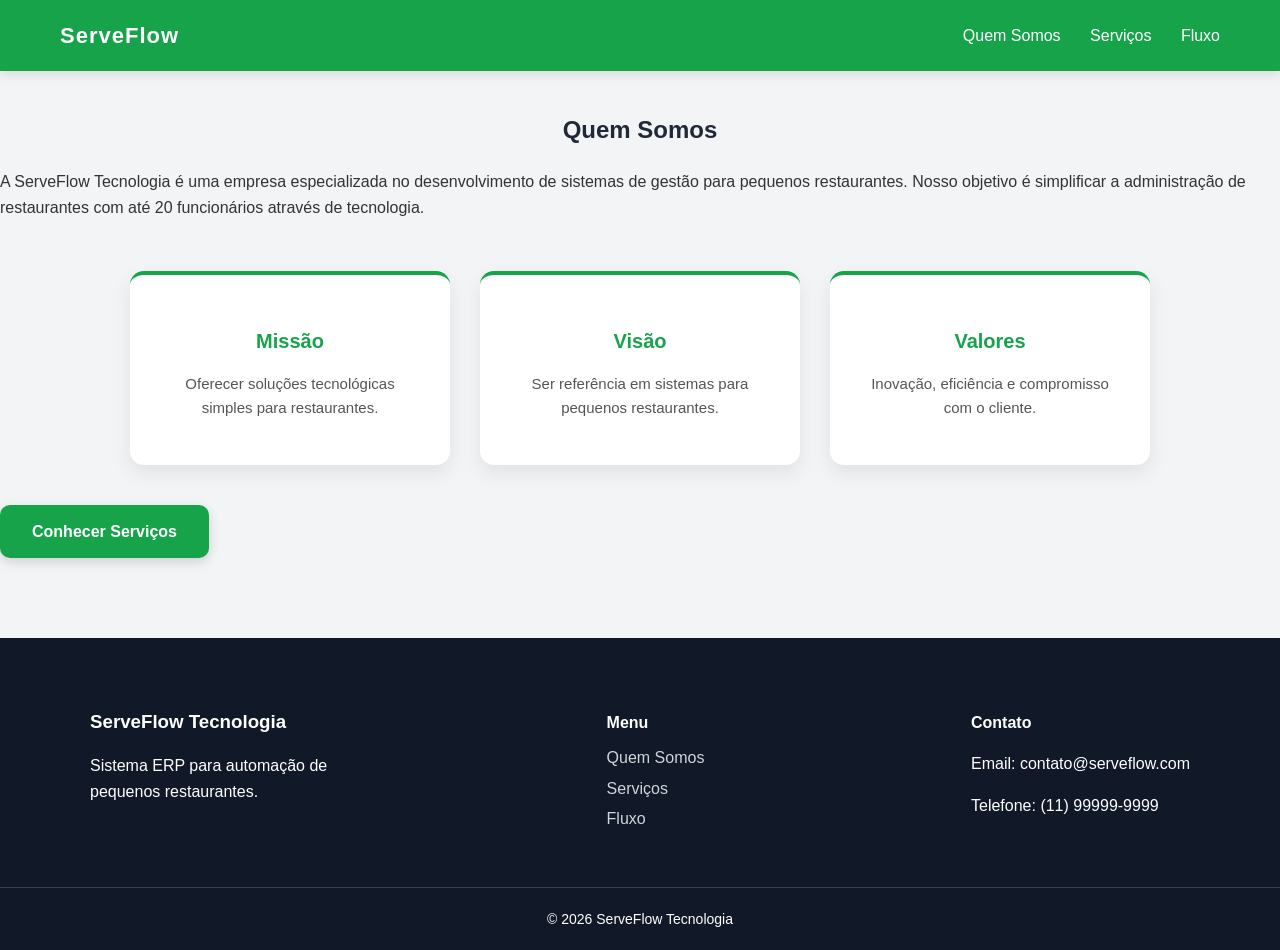
<file: index.html>
<!DOCTYPE html>
<html lang="pt-br">
<head>
<meta charset="UTF-8">
<title>ServeFlow Tecnologia</title>
<link rel="stylesheet" href="style.css">
</head>

<body>

<header class="header">

<div class="logo">
ServeFlow
</div>

<nav class="menu">

<a href="index.html">Quem Somos</a>
<a href="servicos.html">Serviços</a>
<a href="fluxo.html">Fluxo</a>


</nav>

</header>

<section class="hero">

<h2>Quem Somos</h2>

<p>
A ServeFlow Tecnologia é uma empresa especializada no desenvolvimento
de sistemas de gestão para pequenos restaurantes.

Nosso objetivo é simplificar a administração de restaurantes
com até 20 funcionários através de tecnologia.
</p>

<div class="cards">

<div class="card">
<h3>Missão</h3>
<p>Oferecer soluções tecnológicas simples para restaurantes.</p>
</div>

<div class="card">
<h3>Visão</h3>
<p>Ser referência em sistemas para pequenos restaurantes.</p>
</div>

<div class="card">
<h3>Valores</h3>
<p>Inovação, eficiência e compromisso com o cliente.</p>
</div>

</div>

<a class="botao" href="servicos.html">Conhecer Serviços</a>

</section>
<footer class="footer">

<div class="footer-container">

<div class="footer-col">

<h3>ServeFlow Tecnologia</h3>

<p>
Sistema ERP para automação de pequenos restaurantes.
</p>

</div>


<div class="footer-col">

<h4>Menu</h4>

<a href="index.html">Quem Somos</a>
<a href="servicos.html">Serviços</a>
<a href="fluxo.html">Fluxo</a>

</div>


<div class="footer-col">

<h4>Contato</h4>

<p>Email: contato@serveflow.com</p>
<p>Telefone: (11) 99999-9999</p>

</div>

</div>

<div class="footer-bottom">
© 2026 ServeFlow Tecnologia
</div>

</footer>

</body>
</html>
</file>
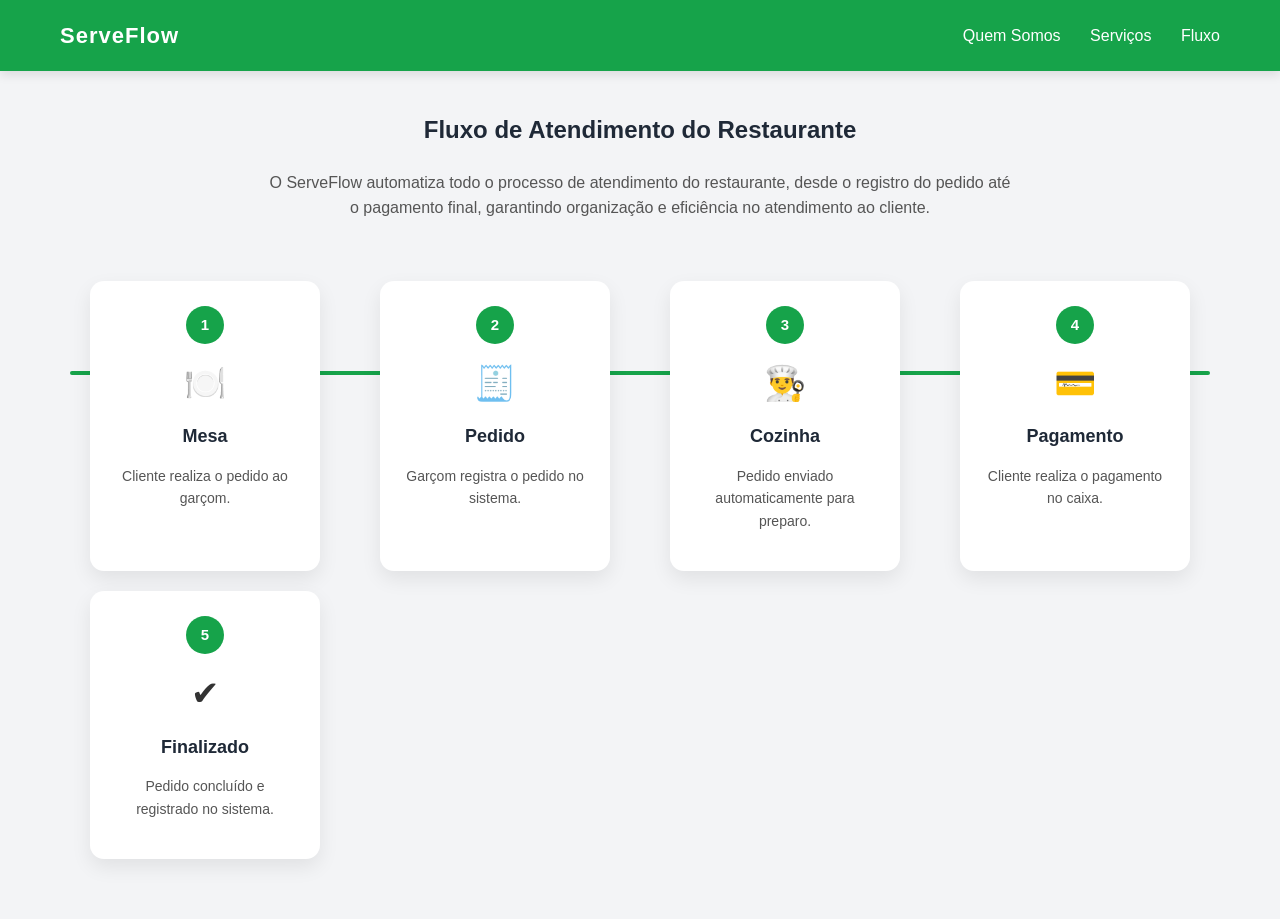
<file: fluxo.html>
<!DOCTYPE html>
<html lang="pt-br">
<head>
<meta charset="UTF-8">
<title>Fluxo de Pedidos</title>
<link rel="stylesheet" href="style.css">
</head>

<body>

<header class="header">

<div class="logo">
ServeFlow
</div>

<nav class="menu">

<a href="index.html">Quem Somos</a>
<a href="servicos.html">Serviços</a>
<a href="fluxo.html">Fluxo</a>


</nav>

</header>


<section class="hero">

<h2>Fluxo de Atendimento do Restaurante</h2>

<p class="descricao">
O ServeFlow automatiza todo o processo de atendimento do restaurante,
desde o registro do pedido até o pagamento final, garantindo organização
e eficiência no atendimento ao cliente.
</p>


<div class="fluxo-container">

<div class="linha"></div>

<div class="fluxo">

<div class="etapa">
<div class="numero">1</div>
<div class="icone">🍽️</div>
<h4>Mesa</h4>
<p>Cliente realiza o pedido ao garçom.</p>
</div>

<div class="etapa">
<div class="numero">2</div>
<div class="icone">🧾</div>
<h4>Pedido</h4>
<p>Garçom registra o pedido no sistema.</p>
</div>

<div class="etapa">
<div class="numero">3</div>
<div class="icone">👨‍🍳</div>
<h4>Cozinha</h4>
<p>Pedido enviado automaticamente para preparo.</p>
</div>

<div class="etapa">
<div class="numero">4</div>
<div class="icone">💳</div>
<h4>Pagamento</h4>
<p>Cliente realiza o pagamento no caixa.</p>
</div>

<div class="etapa">
<div class="numero">5</div>
<div class="icone">✔</div>
<h4>Finalizado</h4>
<p>Pedido concluído e registrado no sistema.</p>
</div>

</div>

</div>

</section>

</body>
</html>
</file>
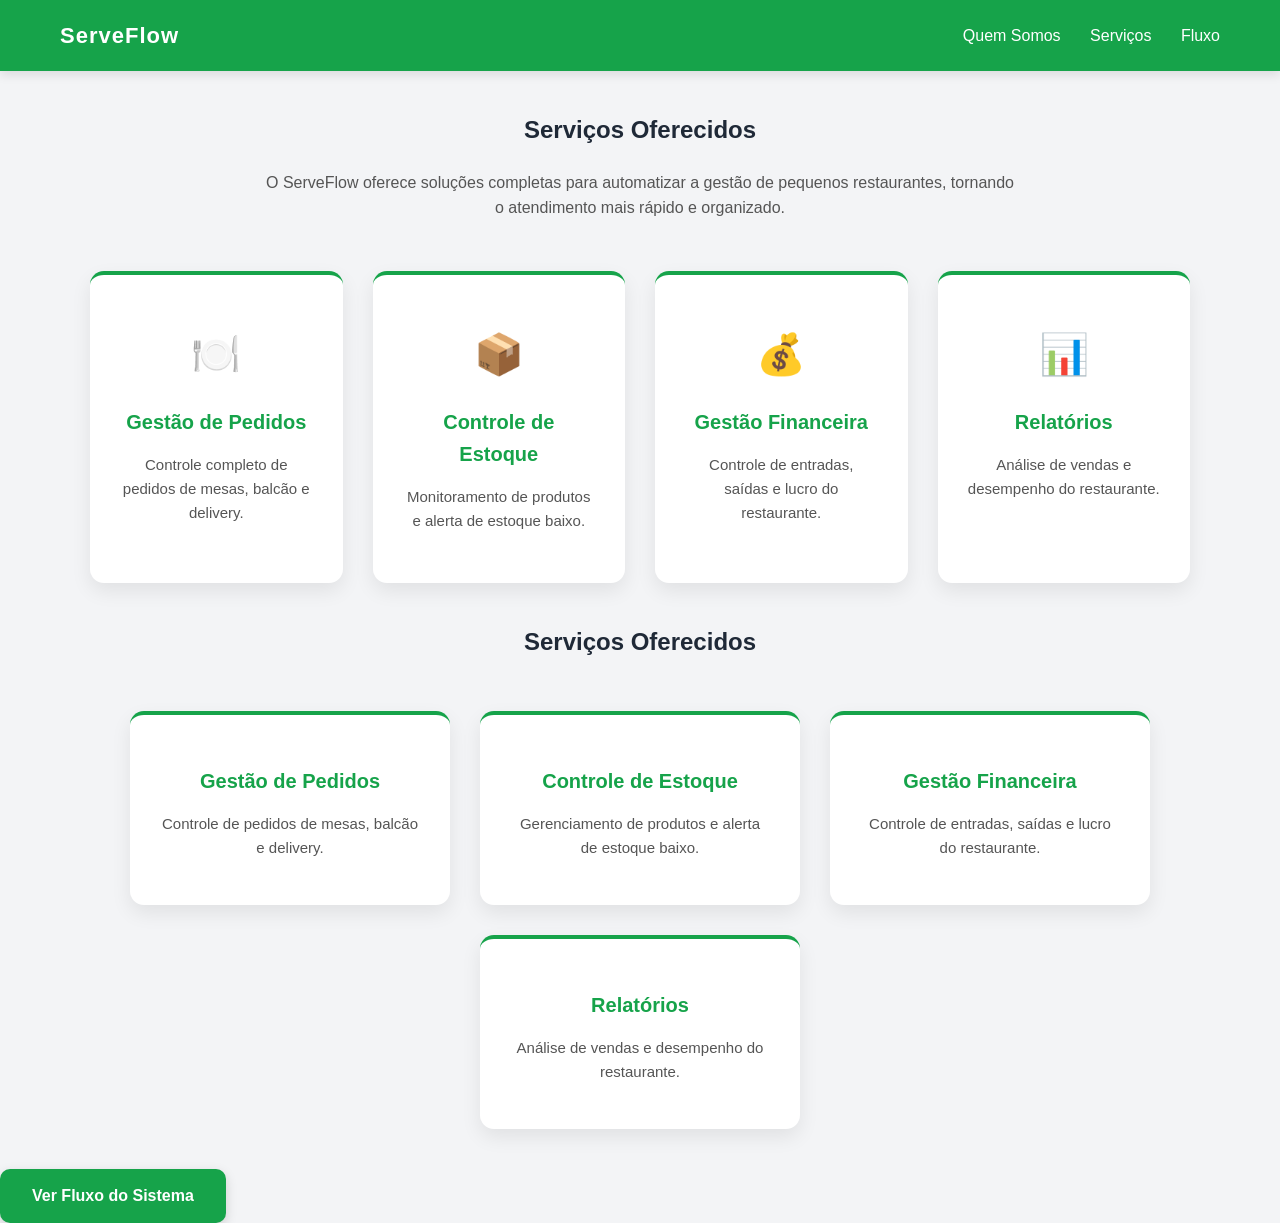
<file: servicos.html>
<!DOCTYPE html>
<html lang="pt-br">
<head>
<meta charset="UTF-8">
<title>Serviços - ServeFlow</title>
<link rel="stylesheet" href="style.css">
</head>

<body>

<header class="header">

<div class="logo">
ServeFlow
</div>

<nav class="menu">

<a href="index.html">Quem Somos</a>
<a href="servicos.html">Serviços</a>
<a href="fluxo.html">Fluxo</a>


</nav>

</header>
<section class="hero">
<section class="hero">

<h2>Serviços Oferecidos</h2>

<p class="descricao">
O ServeFlow oferece soluções completas para automatizar
a gestão de pequenos restaurantes, tornando o atendimento
mais rápido e organizado.
</p>

<div class="servicos-container">

<div class="servicos">

<div class="servico">
<div class="icone">🍽️</div>
<h3>Gestão de Pedidos</h3>
<p>Controle completo de pedidos de mesas, balcão e delivery.</p>
</div>

<div class="servico">
<div class="icone">📦</div>
<h3>Controle de Estoque</h3>
<p>Monitoramento de produtos e alerta de estoque baixo.</p>
</div>

<div class="servico">
<div class="icone">💰</div>
<h3>Gestão Financeira</h3>
<p>Controle de entradas, saídas e lucro do restaurante.</p>
</div>

<div class="servico">
<div class="icone">📊</div>
<h3>Relatórios</h3>
<p>Análise de vendas e desempenho do restaurante.</p>
</div>

</div>

</div>

</section>
<h2>Serviços Oferecidos</h2>

<div class="cards">

<div class="card">
<h3>Gestão de Pedidos</h3>
<p>Controle de pedidos de mesas, balcão e delivery.</p>
</div>

<div class="card">
<h3>Controle de Estoque</h3>
<p>Gerenciamento de produtos e alerta de estoque baixo.</p>
</div>

<div class="card">
<h3>Gestão Financeira</h3>
<p>Controle de entradas, saídas e lucro do restaurante.</p>
</div>

<div class="card">
<h3>Relatórios</h3>
<p>Análise de vendas e desempenho do restaurante.</p>
</div>

</div>

<a class="botao" href="fluxo.html">Ver Fluxo do Sistema</a>

</section>

</body>
</html>
</file>
<file: style.css>
body{
font-family: Arial, Helvetica, sans-serif;
margin:0;
background:#f3f4f6;
color:#333;
line-height:1.6;
}

h2{
text-align:center;
margin-top:40px;
color:#1f2937;
}

.descricao{
max-width:750px;
margin:20px auto 40px auto;
text-align:center;
color:#555;
font-size:16px;
}




.cards{
display:flex;
justify-content:center;
gap:30px;
flex-wrap:wrap;
margin-top:50px;
padding:0 20px;
}

.card{
background:white;
padding:30px;
width:260px;
border-radius:14px;
box-shadow:0 8px 20px rgba(0,0,0,0.08);
transition:all 0.3s ease;
text-align:center;
border-top:4px solid #16A34A;
}

.card:hover{
transform:translateY(-8px);
box-shadow:0 15px 35px rgba(0,0,0,0.12);
}

.card h3{
color:#16A34A;
margin-bottom:12px;
font-size:20px;
}

.card p{
color:#555;
font-size:15px;
line-height:1.6;
}




.botao{
display:inline-block;
margin-top:40px;
padding:14px 32px;
background:#16A34A;
color:white;
text-decoration:none;
border-radius:10px;
font-weight:bold;
transition:all 0.25s ease;
box-shadow:0 4px 12px rgba(0,0,0,0.15);
}

.botao:hover{
background:#15803d;
transform:translateY(-3px);
box-shadow:0 8px 18px rgba(0,0,0,0.2);
}




.servicos-container{
max-width:1100px;
margin:auto;
padding:0 20px;
}

.servicos{
display:grid;
grid-template-columns:repeat(auto-fit,minmax(250px,1fr));
gap:30px;
margin-top:50px;
}

.servico{
background:white;
padding:35px 30px;
border-radius:14px;
box-shadow:0 8px 20px rgba(0,0,0,0.08);
text-align:center;
transition:all 0.3s ease;
border-top:4px solid #16A34A;
}

.servico:hover{
transform:translateY(-8px);
box-shadow:0 15px 35px rgba(0,0,0,0.12);
}

.servico .icone{
font-size:40px;
margin-bottom:15px;
}

.servico h3{
color:#16A34A;
margin-bottom:10px;
font-size:20px;
}

.servico p{
color:#555;
font-size:15px;
line-height:1.6;
}




.fluxo-container{
position:relative;
max-width:1100px;
margin:60px auto;
padding:0 20px;
}

.linha{
position:absolute;
top:90px;
left:0;
right:0;
height:4px;
background:#16A34A;
z-index:0;
border-radius:10px;
}

.fluxo{
display:flex;
justify-content:space-between;
gap:20px;
flex-wrap:wrap;
position:relative;
z-index:1;
}



.etapa{
background:white;
width:180px;
padding:25px;
border-radius:14px;
box-shadow:0 8px 20px rgba(0,0,0,0.08);
transition:all 0.3s ease;
text-align:center;
}

.etapa:hover{
transform:translateY(-8px);
box-shadow:0 15px 35px rgba(0,0,0,0.15);
}

.numero{
background:#16A34A;
color:white;
width:38px;
height:38px;
border-radius:50%;
display:flex;
align-items:center;
justify-content:center;
margin:auto;
font-weight:bold;
font-size:15px;
}

.icone{
font-size:34px;
margin:12px 0;
}

.etapa h4{
margin:10px 0;
font-size:18px;
color:#1f2937;
}

.etapa p{
font-size:14px;
color:#555;
}


@media(max-width:900px){

.cards{
flex-direction:column;
align-items:center;
}

.fluxo{
flex-direction:column;
align-items:center;
}

.linha{
display:none;
}

.servicos{
grid-template-columns:1fr;
}

}

.header{
position:sticky;
top:0;
background:#16A34A;
color:white;
padding:18px 60px;
display:flex;
justify-content:space-between;
align-items:center;
z-index:1000;
box-shadow:0 4px 10px rgba(0,0,0,0.1);
}

.logo{
font-size:22px;
font-weight:bold;
letter-spacing:1px;
}

.menu a{
color:white;
margin-left:25px;
text-decoration:none;
font-weight:500;
transition:0.3s;
}

.menu a:hover{
opacity:0.8;
}

.footer{
background:#111827;
color:white;
margin-top:80px;
}

.footer-container{
max-width:1100px;
margin:auto;
display:flex;
justify-content:space-between;
flex-wrap:wrap;
padding:50px 20px;
gap:30px;
}

.footer-col{
max-width:250px;
}

.footer-col h3{
margin-bottom:10px;
}

.footer-col h4{
margin-bottom:10px;
}

.footer-col a{
display:block;
color:#d1d5db;
text-decoration:none;
margin:5px 0;
}

.footer-col a:hover{
color:white;
}

.footer-bottom{
text-align:center;
padding:20px;
border-top:1px solid #374151;
font-size:14px;
}

.dashboard{
display:grid;
grid-template-columns:repeat(auto-fit,minmax(220px,1fr));
gap:30px;
max-width:900px;
margin:60px auto;
}

.card-dashboard{
background:white;
padding:30px;
border-radius:12px;
box-shadow:0 8px 20px rgba(0,0,0,0.08);
text-align:center;
border-top:4px solid #16A34A;
}

.numero-dashboard{
font-size:28px;
font-weight:bold;
margin-top:10px;
color:#16A34A;
}
</file>
